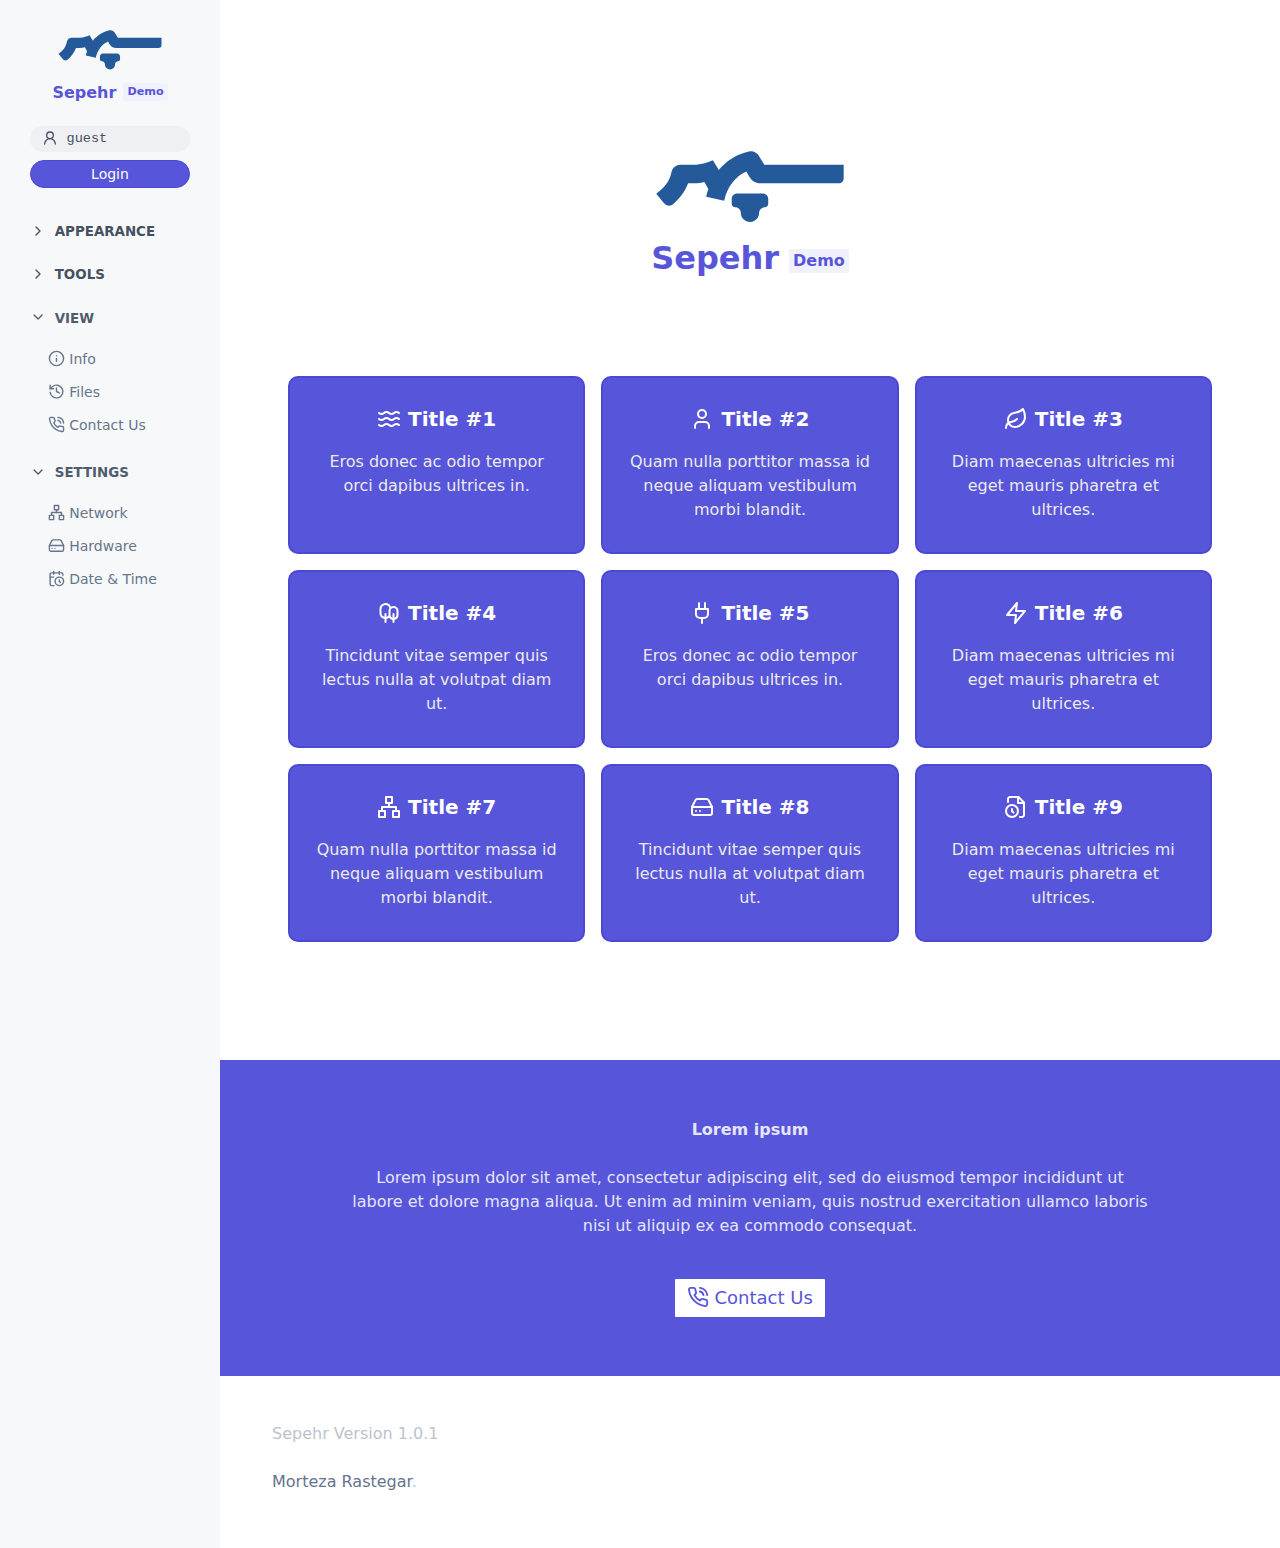
<file: sample-pages/index.html>
<!DOCTYPE html>
<html>

<head>
	<meta charset="utf-8"/>
	<script src="../js/sepehr-translate.js"></script>
	<script src="../js/sepehr-darkmode.js"></script>
	<script src="../js/sepehr-common.js"></script>
	<link rel="shortcut icon" href="../img/logoSquare.svg">
	<link rel="stylesheet" href="../css/sepehr.min.css">
	<link rel="stylesheet" href="../css/sepehr-exp.min.css">
	<link rel="stylesheet" href="../css/sepehr-docs.min.css">
	<meta name="viewport" content="width=device-width, initial-scale=1.0, shrink-to-fit=no">
	<meta name="theme-color" content="#245A9A">
	<title>Home Page</title>
</head>

<body>
	<div class="docs-container off-canvas off-canvas-sidebar-show">
		<div class="docs-navbar"><a class="off-canvas-toggle btn btn-link btn-action" href="#sidebar"><i class="n-icon n-icon-menu"></i></a>

		</div>
		<div class="docs-sidebar off-canvas-sidebar" id="sidebar">
			<script>showNavs("accordion-views, accordion-settings");</script>
		</div><a class="off-canvas-overlay" href="#close"></a>
		<div class="off-canvas-content">

			<div class="section section-hero">
				<div class="grid-hero container grid-lg text-center">
				<div style="align-items: center; display: block;">
					<img class="darkmode-white" style="width: 12rem; height: auto;" src="../img/logoType.svg">
				</div>
				<div style="align-items: center; display: inline-flex;">
					<h1 class="text-primary" style="font-weight: 700;margin: 0;margin-inline-end: .5rem;"><script>printWebName();</script></h1>
					<span class="label label-secondary text-bold" style="margin-bottom: -0.2rem;">Demo</span>
				</div>
				<div class="section section-updates">
					<div class="container grid-lg">
					<div class="columns">
						<div class="column col-4 col-md-6 col-xs-12">
						<div class="card card-button" style="border-radius: 0.5rem;" onclick="location.href='#'">
							<div class="card-header">
							<div class="card-title h6"><i class="n-icon n-icon-waves"></i> Title #1</div>
							</div>
							<div class="card-body">Eros donec ac odio tempor orci dapibus ultrices in.</div>
						</div>
						</div>
						
						<div class="column col-4 col-md-6 col-xs-12">
						<div class="card card-button" style="border-radius: 0.5rem;" onclick="location.href='#'">
							<div class="card-header">
							<div class="card-title h6"><i class="n-icon n-icon-user"></i> Title #2</div>
							</div>
							<div class="card-body">Quam nulla porttitor massa id neque aliquam vestibulum morbi blandit.</div>
						</div>
						</div>
						<div class="column col-4 col-md-6 col-xs-12">
						<div class="card card-button" style="border-radius: 0.5rem;" onclick="location.href='#'">
							<div class="card-header">
							<div class="card-title h6"><i class="n-icon n-icon-leaf"></i> Title #3</div>
							</div>
							<div class="card-body">Diam maecenas ultricies mi eget mauris pharetra et ultrices.</div>
						</div>
						</div>

						<div class="column col-4 col-md-6 col-xs-12">
						<div class="card card-button" style="border-radius: 0.5rem;" onclick="location.href='#'">
							<div class="card-header">
							<div class="card-title h6"><i class="n-icon n-icon-tree"></i> Title #4</div>
							</div>
							<div class="card-body">Tincidunt vitae semper quis lectus nulla at volutpat diam ut.</div>
						</div>
						</div>
						
						<div class="column col-4 col-md-6 col-xs-12">
						<div class="card card-button" style="border-radius: 0.5rem;" onclick="location.href='#'">
							<div class="card-header">
							<div class="card-title h6"><i class="n-icon n-icon-plug"></i> Title #5</div>
							</div>
							<div class="card-body">Eros donec ac odio tempor orci dapibus ultrices in.</div>
						</div>
						</div>
						<div class="column col-4 col-md-6 col-xs-12">
						<div class="card card-button" style="border-radius: 0.5rem;" onclick="location.href='#'">
							<div class="card-header">
							<div class="card-title h6"><i class="n-icon n-icon-zap"></i> Title #6</div>
							</div>
							<div class="card-body">Diam maecenas ultricies mi eget mauris pharetra et ultrices.</div>
						</div>
						</div>

						<div class="column col-4 col-md-6 col-xs-12">
						<div class="card card-button" style="border-radius: 0.5rem;" onclick="location.href='#'">
							<div class="card-header">
							<div class="card-title h6"><i class="n-icon n-icon-network"></i> Title #7</div>
							</div>
							<div class="card-body">Quam nulla porttitor massa id neque aliquam vestibulum morbi blandit.</div>
						</div>
						</div>
						
						<div class="column col-4 col-md-6 col-xs-12">
						<div class="card card-button" style="border-radius: 0.5rem;" onclick="location.href='#'">
							<div class="card-header">
							<div class="card-title h6"><i class="n-icon n-icon-hard-drive"></i> Title #8</div>
							</div>
							<div class="card-body">Tincidunt vitae semper quis lectus nulla at volutpat diam ut.</div>
						</div>
						</div>
						<div class="column col-4 col-md-6 col-xs-12">
						<div class="card card-button" style="border-radius: 0.5rem;" onclick="location.href='#'">
							<div class="card-header">
							<div class="card-title h6"><i class="n-icon n-icon-file-clock"></i> Title #9</div>
							</div>
							<div class="card-body">Diam maecenas ultricies mi eget mauris pharetra et ultrices.</div>
						</div>
						</div>
					</div>
					</div>

				</div>
				</div>
			</div>

			<div class="section section-features bg-primary text-light text-center">
				<div class="container grid-lg">
				<div class="columns">
					<div class="column col-10 col-sm-12 col-mx-auto text-center">
					<p class="text-secondary"><strong>Lorem ipsum</strong></p>
					<p class="text-secondary">Lorem ipsum dolor sit amet, consectetur adipiscing elit, sed do eiusmod tempor incididunt ut labore et dolore magna aliqua. Ut enim ad minim veniam, quis nostrud exercitation ullamco laboris nisi ut aliquip ex ea commodo consequat.</p>
					</div>
					<div class="column col-10 col-sm-12 col-mx-auto"><a class="btn btn-lg" href="#"><i class="n-icon n-icon-phone-call"></i> Contact Us</a></div>
				</div>
				</div>
			</div>

			<div class="section section-footer">
				<script>printWebFooter()</script>
			</div>

		</div>
	</div>
</body>
</html>
</file>
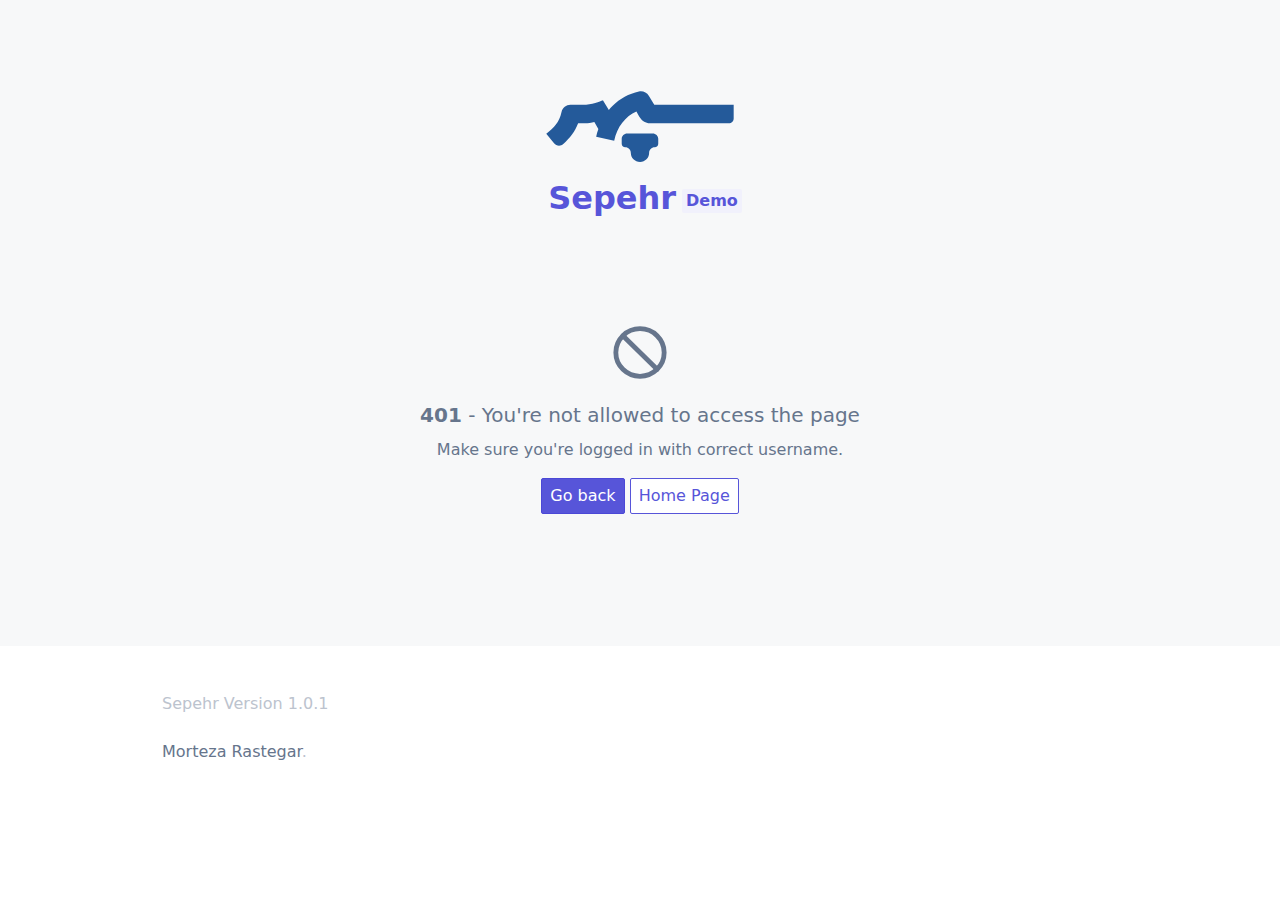
<file: sample-pages/error401.html>
<!DOCTYPE html>
<html>

<head>
	<meta charset="utf-8"/>
	<script src="../js/sepehr-common.js"></script>
	<script src="../js/sepehr-translate.js"></script>
	<script src="../js/sepehr-darkmode.js"></script>
	<link rel="shortcut icon" href="../img/logoSquare.svg">
	<link rel="stylesheet" href="../css/sepehr.min.css">
	<link rel="stylesheet" href="../css/sepehr-exp.min.css">
	<link rel="stylesheet" href="../css/sepehr-docs.min.css">
	<meta name="viewport" content="width=device-width, initial-scale=1.0, shrink-to-fit=no">
	<meta name="theme-color" content="#245A9A">
	<title>Permision Denied</title>
</head>

<body onload="const darkmode = new Darkmode({autoMatchOsTheme: false});">
	<div class="docs-container off-canvas off-canvas-sidebar-show">
		<div class="off-canvas-content">
			<div class="section section-hero bg-gray">
				<div class="grid-hero container grid-lg text-center" style="padding-top: 3rem;">
					<div style="align-items: center; display: block;">
						<img style="width: 12rem; height: auto;" src="../img/logoType.svg">
					</div>
					<div style="align-items: center; display: inline-flex;">
						<h1 style="color: #5755d9; font-weight: 700; margin-bottom: 0; margin-left: .5rem; margin-right: .3rem;"><script>printWebName();</script></h1>
						<span class="label label-secondary text-bold" style="margin-bottom: -0.2rem;">Demo</span>
					</div>
					<div class="section bg-gray" style="margin-top: 1.7rem;">
						<div class="container grid-lg">
						<div class="columns">
							<div class="column col-12">
								<div class="empty">
								<div class="empty-icon"><i class="n-icon n-icon-3x n-icon-ban"></i></div>
								<p class="empty-title h5"><span class="text-bold">401</span> - You're not allowed to access the page</p>
								<p class="empty-subtitle">Make sure you're logged in with correct username.</p>
								<div class="empty-action">
									<a class="btn btn-primary" href="#" onclick="history.back()">Go back</a>
									<a class="btn btn-secondary" href="index.html">Home Page</a>
								</div>
								</div>
							</div>
						</div>
						</div>
					</div>
				</div>
			</div>

			<div class="section section-footer">
				<script>printWebFooter()</script>
			</div>

		</div>
	</div>
</body>
</html>
</file>
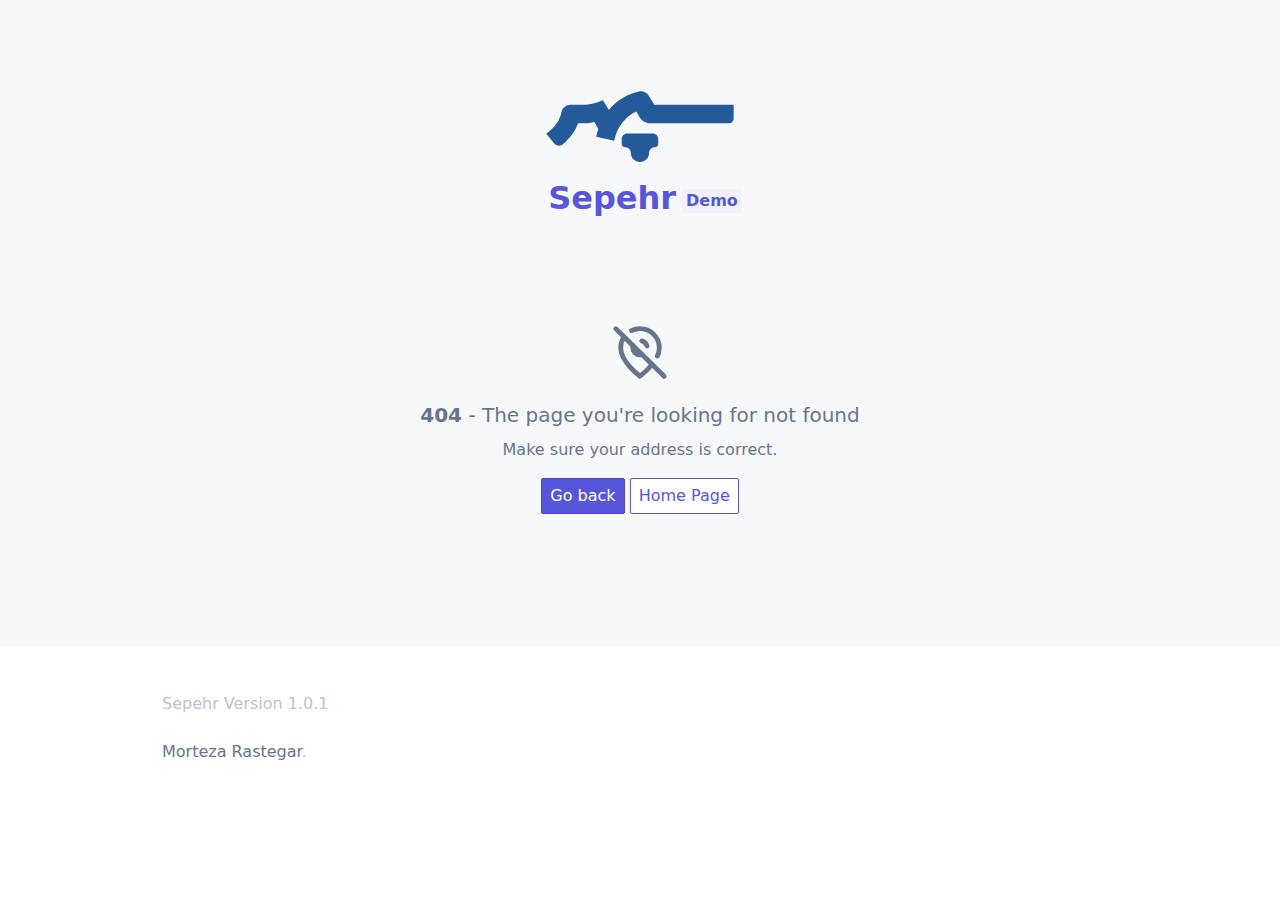
<file: sample-pages/error404.html>
<!DOCTYPE html>
<html>

<head>
	<meta charset="utf-8"/>
	<script src="../js/sepehr-translate.js"></script>
	<script src="../js/sepehr-darkmode.js"></script>
	<script src="../js/sepehr-common.js"></script>
	<link rel="shortcut icon" href="../img/logoSquare.svg">
	<link rel="stylesheet" href="../css/sepehr.min.css">
	<link rel="stylesheet" href="../css/sepehr-exp.min.css">
	<link rel="stylesheet" href="../css/sepehr-docs.min.css">
	<meta name="viewport" content="width=device-width, initial-scale=1.0, shrink-to-fit=no">
	<meta name="theme-color" content="#245A9A">
	<title>Not Found</title>
</head>

<body onload="prepareTranslate(); const darkmode = new Darkmode({autoMatchOsTheme: false});">
	<div class="docs-container off-canvas off-canvas-sidebar-show">
		<div class="off-canvas-content">
			<div class="section section-hero bg-gray">
				<div class="grid-hero container grid-lg text-center" style="padding-top: 3rem;">
					<div style="align-items: center; display: block;">
						<img style="width: 12rem; height: auto;" src="../img/logoType.svg">
					</div>
					<div style="align-items: center; display: inline-flex;">
						<h1 style="color: #5755d9; font-weight: 700; margin-bottom: 0; margin-left: .5rem; margin-right: .3rem;"><script>printWebName();</script></h1>
						<span class="label label-secondary text-bold" style="margin-bottom: -0.2rem;">Demo</span>
					</div>
					<div class="section bg-gray" style="margin-top: 1.7rem;">
						<div class="container grid-lg">
						<div class="columns">
							<div class="column col-12">
								<div class="empty">
								<div class="empty-icon"><i class="n-icon n-icon-3x n-icon-map-pin-off"></i></div>
								<p class="empty-title h5"><span class="text-bold">404</span> - The page you're looking for not found</p>
								<p class="empty-subtitle">Make sure your address is correct.</p>
								<div class="empty-action">
									<a class="btn btn-primary" href="#" onclick="history.back()">Go back</a>
									<a class="btn btn-secondary" href="index.html">Home Page</a>
								</div>
								</div>
							</div>
						</div>
						</div>
					</div>
				</div>
			</div>

			<div class="section section-footer">
				<script>printWebFooter()</script>
			</div>

		</div>
	</div>
</body>
</html>
</file>
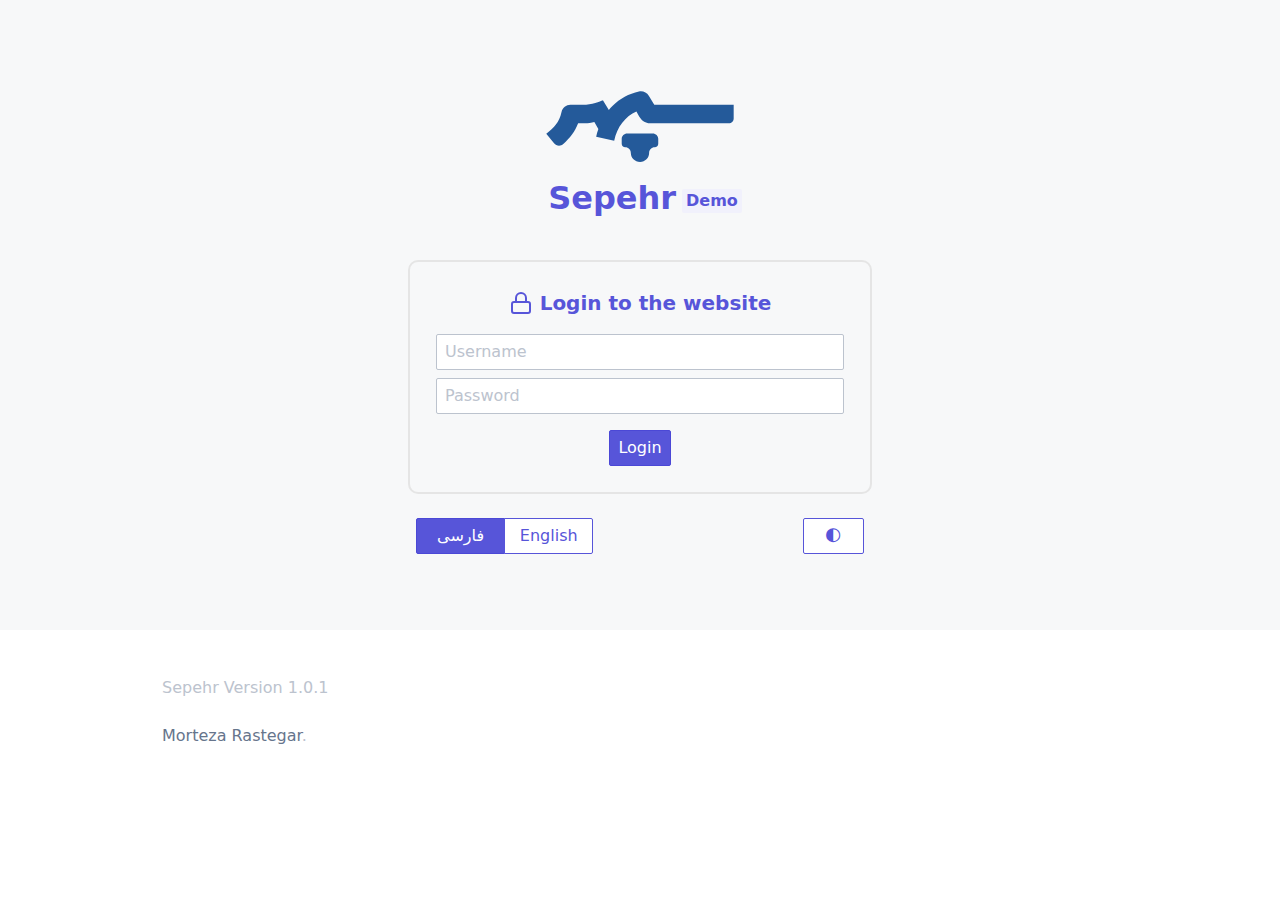
<file: sample-pages/login.html>
<!DOCTYPE html>
<html>

<head>
	<meta charset="utf-8"/>
	<script src="../js/sepehr-translate.js"></script>
	<script src="../js/sepehr-darkmode.js"></script>
	<script src="../js/sepehr-common.js"></script>
	<link rel="shortcut icon" href="../img/logoSquare.svg">
	<link rel="stylesheet" href="../css/sepehr.min.css">
	<link rel="stylesheet" href="../css/sepehr-exp.min.css">
	<link rel="stylesheet" href="../css/sepehr-docs.min.css">
	<meta name="viewport" content="width=device-width, initial-scale=1.0, shrink-to-fit=no">
	<meta name="theme-color" content="#245A9A">
	<title>Login</title>
</head>

<body">
	<div class="docs-container off-canvas off-canvas-sidebar-show">
		<div class="off-canvas-content">
			<div class="section section-hero bg-gray">
				<div class="grid-hero container grid-lg text-center" style="padding-top: 3rem;">
					<div style="align-items: center; display: block;">
						<img style="width: 12rem; height: auto;" src="../img/logoType.svg">
					</div>
					<div style="align-items: center; display: inline-flex;">
						<h1 style="color: #5755d9; font-weight: 700; margin-bottom: 0; margin-left: .5rem; margin-right: .3rem;"><script>printWebName();</script></h1>
						<span class="label label-secondary text-bold" style="margin-bottom: -0.2rem;">Demo</span>
					</div>
					<div class="section bg-gray" style="margin-top: 1.7rem;">
						<div class="container grid-lg">
						<div class="columns">
							<div class="column col-6 col-xs-12 col-sm-9 col-mx-auto">
							<div class="card" style="border: 0.1rem solid rgb(229, 229, 229); border-radius: 0.5rem;">
								<div class="card-header">
									<div class="card-title h6"><i class="n-icon n-icon-lock"></i> Login to the website</div>
								</div>
								<div class="card-body">
									<div class="form-group">
										<input class="form-input" type="text" id="username" placeholder="Username">
									</div>
									<div class="form-group">
										<input class="form-input" type="password" id="password" placeholder="Password">
									</div>
								</div>
								<div class="card-footer">
									<a class="btn btn-primary" href="#">Login</a>
								</div>
							</div>
							</div>
						</div>
						<div class="columns">
							<div class="columns column col-6 col-xs-12 col-mx-auto">
							<script>
								const darkmode = new Darkmode({autoMatchOsTheme: false});
								document.write('\
								<div class="column col-4 col-sm-12 col-md-7 col-lg-6 col-xl-5">\
									<div class="btns d-flex p-centered" style="">\
										<div class="btn-group btn-group-block" style="direction: ltr;">\
											<a class="btn btn-primary" href="#">فارسی</a>\
											<a class="btn " href="#">English</a>\
										</div>\
									</div>\
								</div>\
								<div class="column col-2 col-sm-12 col-ml-auto">\
									<div class="btns d-flex p-centered" style="">\
										<div class="btn-group btn-group-block" style="direction: ltr;">\
											<button id="darkToggle" class="btn btn-secondary">🌓</button>\
										</div>\
									</div>\
								</div>\
								');
								document.getElementById("darkToggle").onclick = function() { darkmode.toggle(); }
							</script>
							</div>
						</div>
						</div>
					</div>
				</div>
			</div>

			<div class="section section-footer">
				<script>printWebFooter()</script>
			</div>

		</div>
	</div>
</body>
</html>
</file>
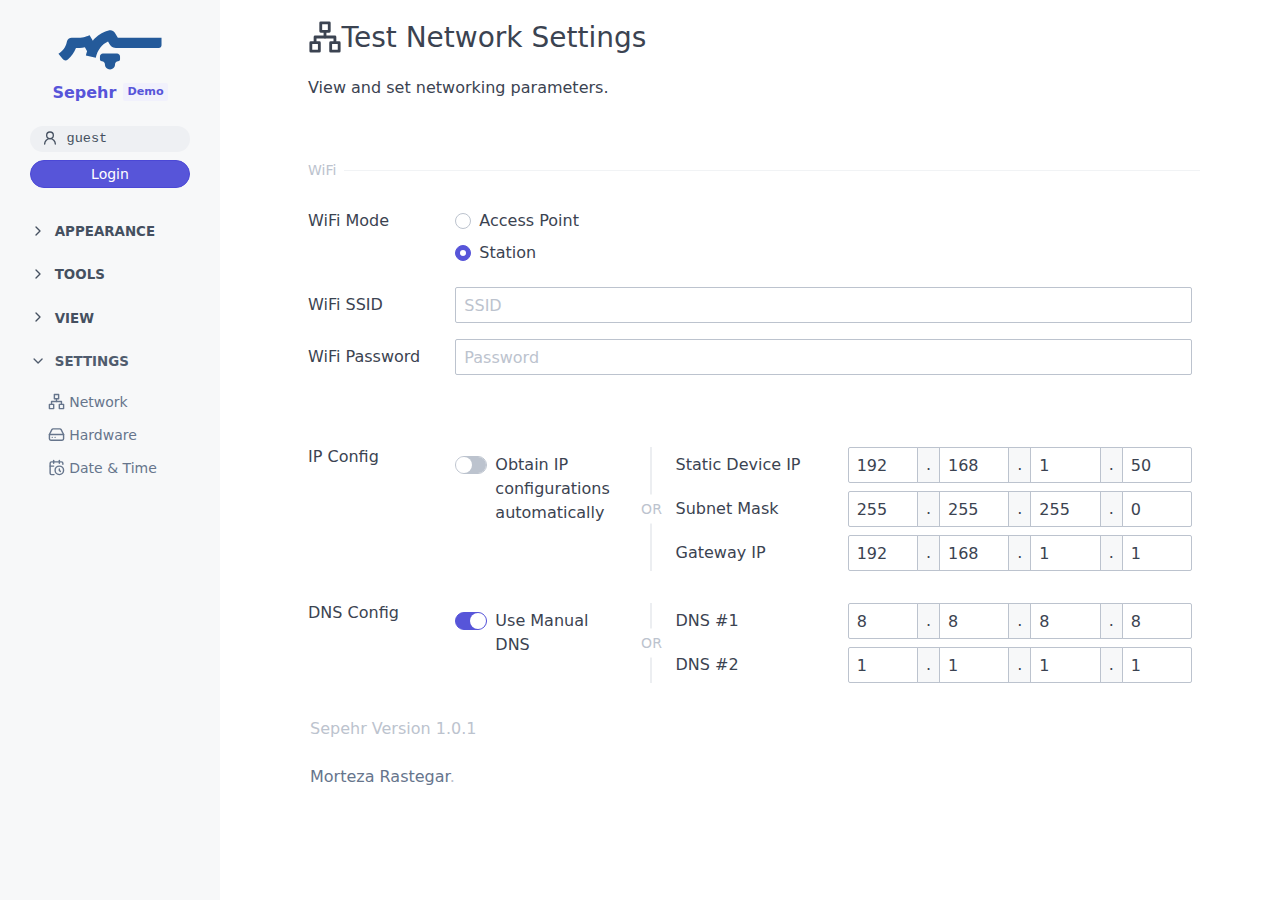
<file: sample-pages/net_settings.html>
<!DOCTYPE html>
<html>

<head>
	<meta charset="utf-8"/>
	<script src="../js/sepehr-translate.js"></script>
	<script src="../js/sepehr-darkmode.js"></script>
	<script src="../js/sepehr-common.js"></script>
	<link rel="shortcut icon" href="../img/logoSquare.svg">
	<link rel="stylesheet" href="../css/sepehr.min.css">
	<link rel="stylesheet" href="../css/sepehr-exp.min.css">
	<link rel="stylesheet" href="../css/sepehr-docs.min.css">
	<meta name="viewport" content="width=device-width, initial-scale=1.0, shrink-to-fit=no">
	<meta name="theme-color" content="#245A9A">
	<title>Network Settings</title>
</head>

<body onload="">
<div class="docs-container off-canvas off-canvas-sidebar-show">
	<div class="docs-navbar"><a class="off-canvas-toggle btn btn-link btn-action" href="#sidebar"><i class="n-icon n-icon-menu"></i></a>

	</div>
	<div class="docs-sidebar off-canvas-sidebar" id="sidebar">
		<script>showNavs("accordion-settings");</script>
	</div><a class="off-canvas-overlay" href="#close"></a>
	<div class="off-canvas-content">
		<div class="docs-content" id="content">
			<div class="container" id="navbar">
			<h3 class="s-title"><i class="n-icon n-icon-network"></i>Test Network Settings</h3>
			<p>View and set networking parameters.</p>
			</div>
			
			<div>
			
			<div class="divider" data-content="WiFi"></div>
			<form id="wifiNetSetting" class="form-horizontal">

				<div class="column">
				<div class="form-group">
					<div class="col-2 col-sm-12">
						<label class="form-label">WiFi Mode</label>
					</div>
					<div class="col-7 col-xl-10 col-sm-12">
						<label class="form-radio tooltip" data-tooltip="Other devices can connect to this device with specifications below">
						<input type="radio" name="Mode" value="1" exportable><i class="form-icon"></i> Access Point
						</label>
						<label class="form-radio tooltip" data-tooltip="Device will attempt to connect the network below">
						<input type="radio" name="Mode" value="2" checked><i class="form-icon"></i> Station
						</label>
					</div>
				</div>
				</div>

				<div class="column">
				<div class="form-group">
					<div class="col-2 col-sm-12">
						<label class="form-label" for="SSID">WiFi SSID</label>
					</div>
					<div class="col-7 col-xl-10 col-sm-12">
						<input class="form-input" id="SSID" type="text" maxlength="31" value="" placeholder="SSID" required exportable>
					</div>
				</div>
				</div>

				<div class="column">
				<div class="form-group">
					<div class="col-2 col-sm-12">
						<label class="form-label" for="Pass">WiFi Password</label>
					</div>
					<div class="col-7 col-xl-10 col-sm-12">
						<input class="form-input" id="Pass" maxlength="63" value="" type="text" placeholder="Password" required exportable>
					</div>
				</div>
				</div>

				<br>
				<br>

				<div class="column">
				<div class="form-group">
					<div class="col-2 col-sm-12">
						<label class="form-label">IP Config</label>
					</div>
					<div class="col-7 col-xl-10 col-sm-12">
						<div class="columns">
						<div class="column col-3 col-sm-12 tooltip" data-tooltip="Obtain IP configurations from DHCP server in station mode, use default configurations in accesspoint mode">
							<div class="form-group">
							<label class="form-switch">
								<input type="checkbox" id="wifiDHCP" name="DHCP" oninput="_wifiDHCPCheck()" required exportable>
								<i class="form-icon"></i> Obtain IP configurations automatically
							</label>
							</div>
						</div>

						<div class="divider-vert" data-content="OR"></div>

						<div class="column" id="wifiStaticIPCol">
							<div class="form-group">
							<div class="col-4 col-sm-12">
								<label class="form-label" for="StaticIP">Static Device IP</label>
							</div>
							<div class="col-8 col-sm-12">
								<div class="input-group" id="StaticIP" style="direction: ltr;">
								<input type="number" max="255" min="0" id="StaticIP0" name="StaticIP0" value="192" class="form-input" placeholder="192" required exportable>
								<span class="input-group-addon">.</span>
								<input type="number" max="255" min="0" id="StaticIP1" name="StaticIP1" value="168" class="form-input" placeholder="168" required exportable>
								<span class="input-group-addon">.</span>
								<input type="number" max="255" min="0" id="StaticIP2" name="StaticIP2" value="1" class="form-input" placeholder="1" required exportable>
								<span class="input-group-addon">.</span>
								<input type="number" max="255" min="0" id="StaticIP3" name="StaticIP3" value="50" class="form-input" placeholder="50" required exportable>
								</div>
							</div>
							</div>
			
							<div class="form-group">
							<div class="col-4 col-sm-12">
								<label class="form-label" for="SubnetMask">Subnet Mask</label>
							</div>
							<div class="col-8 col-sm-12">
								<div class="input-group" id="SubnetMask" style="direction: ltr;">
								<input type="number" max="255" min="0" id="SubnetMask0" name="SubnetMask0" value="255" class="form-input" placeholder="255" required exportable>
								<span class="input-group-addon">.</span>
								<input type="number" max="255" min="0" id="SubnetMask1" name="SubnetMask1" value="255" class="form-input" placeholder="255" required exportable>
								<span class="input-group-addon">.</span>
								<input type="number" max="255" min="0" id="SubnetMask2" name="SubnetMask2" value="255" class="form-input" placeholder="255" required exportable>
								<span class="input-group-addon">.</span>
								<input type="number" max="255" min="0" id="SubnetMask3" name="SubnetMask3" value="0" class="form-input" placeholder="0" required exportable>
								</div>
							</div>
							</div>
			
							<div class="form-group">
							<div class="col-4 col-sm-12">
								<label class="form-label" for="Gateway">Gateway IP</label>
							</div>
							<div class="col-8 col-sm-12">
								<div class="input-group" id="Gateway" style="direction: ltr;">
								<input type="number" max="255" min="0" id="Gateway0" name="Gateway0" value="192" class="form-input" placeholder="192" required exportable>
								<span class="input-group-addon">.</span>
								<input type="number" max="255" min="0" id="Gateway1" name="Gateway1" value="168" class="form-input" placeholder="168" required exportable>
								<span class="input-group-addon">.</span>
								<input type="number" max="255" min="0" id="Gateway2" name="Gateway2" value="1" class="form-input" placeholder="1" required exportable>
								<span class="input-group-addon">.</span>
								<input type="number" max="255" min="0" id="Gateway3" name="Gateway3" value="1" class="form-input" placeholder="1" required exportable>
								</div>
							</div>
							</div>
						</div>
						</div>
					</div>
				</div>
				</div>
				
				<div class="column">
				<div class="form-group">
					<div class="col-2 col-sm-12">
						<label class="form-label">DNS Config</label>
					</div>
					<div class="col-7 col-xl-10 col-sm-12">
						<div class="columns">
						<div class="column col-3 col-sm-12">
							<div class="form-group tooltip" data-tooltip="Set DNS addresses manualy, otherwise it will be set automatically">
							<label class="form-switch">
								<input type="checkbox" id="wifiManualDNS" name="ManualDNS" checked oninput="_wifiManualDNSCheck()" required exportable>
								<i class="form-icon"></i> Use Manual DNS
							</label>
							</div>
						</div>

						<div class="divider-vert" data-content="OR"></div>

						<div class="column" id="wifiStaticDNSCol">
							<div class="form-group">
							<div class="col-4 col-sm-12">
								<label class="form-label" for="staticDNS1">DNS #1</label>
							</div>
							<div class="col-8 col-sm-12">
								<div class="input-group" id="staticDNS1" style="direction: ltr;">
								<input type="number" max="255" min="0" id="DNS1_0" name="DNS1_0" value="8" class="form-input" placeholder="192" required exportable>
								<span class="input-group-addon">.</span>
								<input type="number" max="255" min="0" id="DNS1_1" name="DNS1_1" value="8" class="form-input" placeholder="168" required exportable>
								<span class="input-group-addon">.</span>
								<input type="number" max="255" min="0" id="DNS1_2" name="DNS1_2" value="8" class="form-input" placeholder="1" required exportable>
								<span class="input-group-addon">.</span>
								<input type="number" max="255" min="0" id="DNS1_3" name="DNS1_3" value="8" class="form-input" placeholder="50" required exportable>
								</div>
							</div>
							</div>
						
							<div class="form-group">
							<div class="col-4 col-sm-12">
								<label class="form-label" for="staticDNS2">DNS #2</label>
							</div>
							<div class="col-8 col-sm-12">
								<div class="input-group" id="staticDNS2" style="direction: ltr;">
								<input type="number" max="255" min="0" id="DNS2_0" name="DNS2_0" value="1" class="form-input" placeholder="255" required exportable>
								<span class="input-group-addon">.</span>
								<input type="number" max="255" min="0" id="DNS2_1" name="DNS2_1" value="1" class="form-input" placeholder="255" required exportable>
								<span class="input-group-addon">.</span>
								<input type="number" max="255" min="0" id="DNS2_2" name="DNS2_2" value="1" class="form-input" placeholder="255" required exportable>
								<span class="input-group-addon">.</span>
								<input type="number" max="255" min="0" id="DNS2_3" name="DNS2_3" value="1" class="form-input" placeholder="0" required exportable>
								</div>
							</div>
							</div>
						</div>
						</div>
					</div>
				</div>
				</div>
			</form>
			</div>

			<script>printWebFooter()</script>

		</div>
	</div>
</div>
</body>

</html>
</file>
<file: css/sepehr-exp.min.css>
/*! sepehr.css Experimentals v0.5.9 | MIT License */
.form-autocomplete{position:relative}
.form-autocomplete .form-autocomplete-input{align-content:flex-start;display:-ms-flexbox;display:flex;-ms-flex-line-pack:start;-ms-flex-wrap:wrap;flex-wrap:wrap;height:auto;min-height:1.6rem;padding:.1rem}
.form-autocomplete .form-autocomplete-input.is-focused{border-color:#5755d9;box-shadow:0 0 0 .1rem rgba(87,85,217,.2)}
.form-autocomplete .form-autocomplete-input .form-input{border-color:transparent;box-shadow:none;display:inline-block;-ms-flex:1 0 auto;flex:1 0 auto;height:1.2rem;line-height:.8rem;margin:.1rem;width:auto}
.form-autocomplete .menu{left:0;position:absolute;top:100%;width:100%}
.form-autocomplete.autocomplete-oneline .form-autocomplete-input{-ms-flex-wrap:nowrap;flex-wrap:nowrap;overflow-x:auto}
.form-autocomplete.autocomplete-oneline .chip{-ms-flex:1 0 auto;flex:1 0 auto}
.calendar{border:.05rem solid #dadee4;border-radius:.1rem;display:block;min-width:280px}
.calendar .calendar-nav{align-items:center;background:#f7f8f9;border-top-left-radius:.1rem;border-top-right-radius:.1rem;display:-ms-flexbox;display:flex;-ms-flex-align:center;font-size:.9rem;padding:.4rem}
.calendar .calendar-body,.calendar .calendar-header{display:-ms-flexbox;display:flex;-ms-flex-pack:center;-ms-flex-wrap:wrap;flex-wrap:wrap;justify-content:center;padding:.4rem 0}
.calendar .calendar-body .calendar-date,.calendar .calendar-header .calendar-date{-ms-flex:0 0 14.28%;flex:0 0 14.28%;max-width:14.28%}
.calendar .calendar-header{background:#f7f8f9;border-bottom:.05rem solid #dadee4;color:#bcc3ce;font-size:.7rem;text-align:center}
.calendar .calendar-body{color:#66758c}
.calendar .calendar-date{border:0;padding:.2rem}
.calendar .calendar-date .date-item{-webkit-appearance:none;-moz-appearance:none;appearance:none;background:0 0;border:.05rem solid transparent;border-radius:50%;color:#66758c;cursor:pointer;font-size:.7rem;height:1.4rem;line-height:1rem;outline:0;padding:.1rem;position:relative;text-align:center;text-decoration:none;transition:background .2s,border .2s,box-shadow .2s,color .2s;vertical-align:middle;white-space:nowrap;width:1.4rem}.calendar .calendar-date .date-item.date-today{border-color:#e5e5f9;color:#5755d9}.calendar .calendar-date .date-item:focus{box-shadow:0 0 0 .1rem rgba(87,85,217,.2)}.calendar .calendar-date .date-item:focus,.calendar .calendar-date .date-item:hover{background:#fefeff;border-color:#e5e5f9;color:#5755d9;text-decoration:none}.calendar .calendar-date .date-item.active,.calendar .calendar-date .date-item:active{background:#4b48d6;border-color:#3634d2;color:#fff}.calendar .calendar-date .date-item.badge::after{position:absolute;right:3px;top:3px;transform:translate(50%,-50%)}.calendar .calendar-date .calendar-event.disabled,.calendar .calendar-date .calendar-event:disabled,.calendar .calendar-date .date-item.disabled,.calendar .calendar-date .date-item:disabled{cursor:default;opacity:.25;pointer-events:none}.calendar .calendar-date.next-month .calendar-event,.calendar .calendar-date.next-month .date-item,.calendar .calendar-date.prev-month .calendar-event,.calendar .calendar-date.prev-month .date-item{opacity:.25}.calendar .calendar-range{position:relative}.calendar .calendar-range::before{background:#f1f1fc;content:"";height:1.4rem;left:0;position:absolute;right:0;top:50%;transform:translateY(-50%)}.calendar .calendar-range.range-start::before{left:50%}.calendar .calendar-range.range-end::before{right:50%}.calendar .calendar-range.range-end .date-item,.calendar .calendar-range.range-start .date-item{background:#4b48d6;border-color:#3634d2;color:#fff}.calendar .calendar-range .date-item{color:#5755d9}.calendar.calendar-lg .calendar-body{padding:0}.calendar.calendar-lg .calendar-body .calendar-date{border-bottom:.05rem solid #dadee4;border-right:.05rem solid #dadee4;display:-ms-flexbox;display:flex;-ms-flex-direction:column;flex-direction:column;height:5.5rem;padding:0}.calendar.calendar-lg .calendar-body .calendar-date:nth-child(7n){border-right:0}.calendar.calendar-lg .calendar-body .calendar-date:nth-last-child(-n+7){border-bottom:0}.calendar.calendar-lg .date-item{align-self:flex-end;-ms-flex-item-align:end;height:1.4rem;margin-right:.2rem;margin-top:.2rem}.calendar.calendar-lg .calendar-range::before{top:19px}.calendar.calendar-lg .calendar-range.range-start::before{left:auto;width:19px}.calendar.calendar-lg .calendar-range.range-end::before{right:19px}.calendar.calendar-lg .calendar-events{flex-grow:1;-ms-flex-positive:1;line-height:1;overflow-y:auto;padding:.2rem}.calendar.calendar-lg .calendar-event{border-radius:.1rem;display:block;font-size:.7rem;margin:.1rem auto;overflow:hidden;padding:3px 4px;text-overflow:ellipsis;white-space:nowrap}.carousel .carousel-locator:nth-of-type(1):checked~.carousel-container .carousel-item:nth-of-type(1),.carousel .carousel-locator:nth-of-type(2):checked~.carousel-container .carousel-item:nth-of-type(2),.carousel .carousel-locator:nth-of-type(3):checked~.carousel-container .carousel-item:nth-of-type(3),.carousel .carousel-locator:nth-of-type(4):checked~.carousel-container .carousel-item:nth-of-type(4),.carousel .carousel-locator:nth-of-type(5):checked~.carousel-container .carousel-item:nth-of-type(5),.carousel .carousel-locator:nth-of-type(6):checked~.carousel-container .carousel-item:nth-of-type(6),.carousel .carousel-locator:nth-of-type(7):checked~.carousel-container .carousel-item:nth-of-type(7),.carousel .carousel-locator:nth-of-type(8):checked~.carousel-container .carousel-item:nth-of-type(8){animation:carousel-slidein .75s ease-in-out 1;opacity:1;z-index:100}.carousel .carousel-locator:nth-of-type(1):checked~.carousel-nav .nav-item:nth-of-type(1),.carousel .carousel-locator:nth-of-type(2):checked~.carousel-nav .nav-item:nth-of-type(2),.carousel .carousel-locator:nth-of-type(3):checked~.carousel-nav .nav-item:nth-of-type(3),.carousel .carousel-locator:nth-of-type(4):checked~.carousel-nav .nav-item:nth-of-type(4),.carousel .carousel-locator:nth-of-type(5):checked~.carousel-nav .nav-item:nth-of-type(5),.carousel .carousel-locator:nth-of-type(6):checked~.carousel-nav .nav-item:nth-of-type(6),.carousel .carousel-locator:nth-of-type(7):checked~.carousel-nav .nav-item:nth-of-type(7),.carousel .carousel-locator:nth-of-type(8):checked~.carousel-nav .nav-item:nth-of-type(8){color:#f7f8f9}.carousel{background:#f7f8f9;display:block;overflow:hidden;-webkit-overflow-scrolling:touch;position:relative;width:100%;z-index:1}.carousel .carousel-container{height:100%;left:0;position:relative}.carousel .carousel-container::before{content:"";display:block;padding-bottom:56.25%}.carousel .carousel-container .carousel-item{animation:carousel-slideout 1s ease-in-out 1;height:100%;left:0;margin:0;opacity:0;position:absolute;top:0;width:100%}.carousel .carousel-container .carousel-item:hover .item-next,.carousel .carousel-container .carousel-item:hover .item-prev{opacity:1}.carousel .carousel-container .item-next,.carousel .carousel-container .item-prev{background:rgba(247,248,249,.25);border-color:rgba(247,248,249,.5);color:#f7f8f9;opacity:0;position:absolute;top:50%;transform:translateY(-50%);transition:all .4s;z-index:100}.carousel .carousel-container .item-prev{left:1rem}.carousel .carousel-container .item-next{right:1rem}.carousel .carousel-nav{bottom:.4rem;display:-ms-flexbox;display:flex;-ms-flex-pack:center;justify-content:center;left:50%;position:absolute;transform:translateX(-50%);width:10rem;z-index:100}.carousel .carousel-nav .nav-item{color:rgba(247,248,249,.5);display:block;-ms-flex:1 0 auto;flex:1 0 auto;height:1.6rem;margin:.2rem;max-width:2.5rem;position:relative}.carousel .carousel-nav .nav-item::before{background:currentColor;content:"";display:block;height:.1rem;position:absolute;top:.5rem;width:100%}@keyframes carousel-slidein{0%{transform:translateX(100%)}100%{transform:translateX(0)}}@keyframes carousel-slideout{0%{opacity:1;transform:translateX(0)}100%{opacity:1;transform:translateX(-50%)}}.comparison-slider{height:50vh;overflow:hidden;-webkit-overflow-scrolling:touch;position:relative;width:100%}.comparison-slider .comparison-after,.comparison-slider .comparison-before{height:100%;left:0;margin:0;overflow:hidden;position:absolute;top:0}.comparison-slider .comparison-after img,.comparison-slider .comparison-before img{height:100%;object-fit:cover;object-position:left center;position:absolute;width:100%}.comparison-slider .comparison-before{width:100%;z-index:1}.comparison-slider .comparison-before .comparison-label{right:.8rem}.comparison-slider .comparison-after{max-width:100%;min-width:0;z-index:2}.comparison-slider .comparison-after::before{background:0 0;content:"";cursor:default;height:100%;left:0;position:absolute;right:.8rem;top:0;z-index:1}.comparison-slider .comparison-after::after{background:currentColor;border-radius:50%;box-shadow:0 -5px,0 5px;color:#fff;content:"";height:3px;pointer-events:none;position:absolute;right:.4rem;top:50%;transform:translate(50%,-50%);width:3px}.comparison-slider .comparison-after .comparison-label{left:.8rem}.comparison-slider .comparison-resizer{animation:first-run 1.5s 1 ease-in-out;cursor:ew-resize;height:.8rem;left:0;max-width:100%;min-width:.8rem;opacity:0;outline:0;position:relative;resize:horizontal;top:50%;transform:translateY(-50%) scaleY(30);width:0}.comparison-slider .comparison-label{background:rgba(48,55,66,.5);bottom:.8rem;color:#fff;padding:.2rem .4rem;position:absolute;-webkit-user-select:none;-moz-user-select:none;-ms-user-select:none;user-select:none}
@keyframes first-run{0%{width:0}25%{width:2.4rem}50%{width:.8rem}75%{width:1.2rem}100%{width:0}}

.filter .filter-tag#tag-0:checked~.filter-nav .chip[for=tag-0],.filter .filter-tag#tag-1:checked~.filter-nav .chip[for=tag-1],.filter .filter-tag#tag-2:checked~.filter-nav .chip[for=tag-2],.filter .filter-tag#tag-3:checked~.filter-nav .chip[for=tag-3],.filter .filter-tag#tag-4:checked~.filter-nav .chip[for=tag-4],.filter .filter-tag#tag-5:checked~.filter-nav .chip[for=tag-5],.filter .filter-tag#tag-6:checked~.filter-nav .chip[for=tag-6],.filter .filter-tag#tag-7:checked~.filter-nav .chip[for=tag-7],.filter .filter-tag#tag-8:checked~.filter-nav .chip[for=tag-8]{background:#5755d9;color:#fff}

.darkmode--activated .filter .filter-tag#tag-0:checked~.filter-nav .chip[for=tag-0],.darkmode--activated .filter .filter-tag#tag-1:checked~.filter-nav .chip[for=tag-1],.darkmode--activated .filter .filter-tag#tag-2:checked~.filter-nav .chip[for=tag-2],.darkmode--activated .filter .filter-tag#tag-3:checked~.filter-nav .chip[for=tag-3],.darkmode--activated .filter .filter-tag#tag-4:checked~.filter-nav .chip[for=tag-4],.darkmode--activated .filter .filter-tag#tag-5:checked~.filter-nav .chip[for=tag-5],.darkmode--activated .filter .filter-tag#tag-6:checked~.filter-nav .chip[for=tag-6],.darkmode--activated .filter .filter-tag#tag-7:checked~.filter-nav .chip[for=tag-7],.darkmode--activated .filter .filter-tag#tag-8:checked~.filter-nav .chip[for=tag-8]{background:#23218c;color:#fff}

.filter .filter-tag#tag-1:checked~.filter-body .filter-item:not([data-tag~=tag-1]),.filter .filter-tag#tag-2:checked~.filter-body .filter-item:not([data-tag~=tag-2]),.filter .filter-tag#tag-3:checked~.filter-body .filter-item:not([data-tag~=tag-3]),.filter .filter-tag#tag-4:checked~.filter-body .filter-item:not([data-tag~=tag-4]),.filter .filter-tag#tag-5:checked~.filter-body .filter-item:not([data-tag~=tag-5]),.filter .filter-tag#tag-6:checked~.filter-body .filter-item:not([data-tag~=tag-6]),.filter .filter-tag#tag-7:checked~.filter-body .filter-item:not([data-tag~=tag-7]),.filter .filter-tag#tag-8:checked~.filter-body .filter-item:not([data-tag~=tag-8]){display:none}.filter .filter-nav{margin:.4rem 0}.filter .filter-body{display:-ms-flexbox;display:flex;-ms-flex-wrap:wrap;flex-wrap:wrap}.meter{-webkit-appearance:none;-moz-appearance:none;appearance:none;background:#f7f8f9;border:0;border-radius:.1rem;display:block;height:.8rem;width:100%}.meter::-webkit-meter-inner-element{display:block}.meter::-webkit-meter-bar,.meter::-webkit-meter-even-less-good-value,.meter::-webkit-meter-optimum-value,.meter::-webkit-meter-suboptimum-value{border-radius:.1rem}.meter::-webkit-meter-bar{background:#f7f8f9}.meter::-webkit-meter-optimum-value{background:#32b643}.meter::-webkit-meter-suboptimum-value{background:#ffb700}.meter::-webkit-meter-even-less-good-value{background:#e85600}.meter:-moz-meter-optimum,.meter:-moz-meter-sub-optimum,.meter:-moz-meter-sub-sub-optimum,.meter::-moz-meter-bar{border-radius:.1rem}.meter:-moz-meter-optimum::-moz-meter-bar{background:#32b643}.meter:-moz-meter-sub-optimum::-moz-meter-bar{background:#ffb700}.meter:-moz-meter-sub-sub-optimum::-moz-meter-bar{background:#e85600}.off-canvas{display:-ms-flexbox;display:flex;-ms-flex-flow:nowrap;flex-flow:nowrap;height:100%;position:relative;width:100%}.off-canvas .off-canvas-toggle{display:block;left:.4rem;position:absolute;top:.4rem;transition:none;z-index:1}

.off-canvas .off-canvas-sidebar{background:#f7f8f9}
.darkmode--activated .off-canvas .off-canvas-sidebar{background:#070809}
[style*="direction: ltr"] .off-canvas .off-canvas-sidebar{bottom:0;left:0;min-width:11rem;overflow-y:auto;position:fixed;top:0;transform:translateX(-100%);transition:transform .25s;z-index:200}
[style*="direction: rtl"] .off-canvas .off-canvas-sidebar{bottom:0;right:0;min-width:11rem;overflow-y:auto;position:fixed;top:0;transform:translateX(100%);transition:transform .25s;z-index:200}


.off-canvas .off-canvas-content{-ms-flex:1 1 auto;flex:1 1 auto;height:100%;padding:.4rem .4rem .4rem 4rem}
.off-canvas .off-canvas-overlay{background:rgba(48,55,66,.1);border-color:transparent;border-radius:0;bottom:0;display:none;height:100%;left:0;position:fixed;right:0;top:0;width:100%}
.off-canvas .off-canvas-sidebar.active,.off-canvas .off-canvas-sidebar:target{transform:translateX(0)}
.off-canvas .off-canvas-sidebar.active~.off-canvas-overlay,.off-canvas .off-canvas-sidebar:target~.off-canvas-overlay{display:block;z-index:100}
@media (min-width:960px){.off-canvas.off-canvas-sidebar-show .off-canvas-toggle{display:none}.off-canvas.off-canvas-sidebar-show .off-canvas-sidebar{-ms-flex:0 0 auto;flex:0 0 auto;position:relative;transform:none}.off-canvas.off-canvas-sidebar-show .off-canvas-overlay{display:none!important}}.parallax{display:block;height:auto;position:relative;width:auto}.parallax .parallax-content{box-shadow:0 1rem 2.1rem rgba(48,55,66,.3);height:auto;transform:perspective(1000px);transform-style:preserve-3d;transition:all .4s ease;width:100%}.parallax .parallax-content::before{content:"";display:block;height:100%;left:0;position:absolute;top:0;width:100%}.parallax .parallax-front{align-items:center;color:#fff;display:-ms-flexbox;display:flex;-ms-flex-align:center;-ms-flex-pack:center;height:100%;justify-content:center;left:0;position:absolute;text-align:center;text-shadow:0 0 20px rgba(48,55,66,.75);top:0;transform:translateZ(50px) scale(.95);transition:transform .4s;width:100%;z-index:1}.parallax .parallax-top-left{height:50%;left:0;outline:0;position:absolute;top:0;width:50%;z-index:100}.parallax .parallax-top-left:focus~.parallax-content,.parallax .parallax-top-left:hover~.parallax-content{transform:perspective(1000px) rotateX(3deg) rotateY(-3deg)}.parallax .parallax-top-left:focus~.parallax-content::before,.parallax .parallax-top-left:hover~.parallax-content::before{background:linear-gradient(135deg,rgba(255,255,255,.35) 0,transparent 50%)}.parallax .parallax-top-left:focus~.parallax-content .parallax-front,.parallax .parallax-top-left:hover~.parallax-content .parallax-front{transform:translate3d(4.5px,4.5px,50px) scale(.95)}.parallax .parallax-top-right{height:50%;outline:0;position:absolute;right:0;top:0;width:50%;z-index:100}.parallax .parallax-top-right:focus~.parallax-content,.parallax .parallax-top-right:hover~.parallax-content{transform:perspective(1000px) rotateX(3deg) rotateY(3deg)}.parallax .parallax-top-right:focus~.parallax-content::before,.parallax .parallax-top-right:hover~.parallax-content::before{background:linear-gradient(-135deg,rgba(255,255,255,.35) 0,transparent 50%)}.parallax .parallax-top-right:focus~.parallax-content .parallax-front,.parallax .parallax-top-right:hover~.parallax-content .parallax-front{transform:translate3d(-4.5px,4.5px,50px) scale(.95)}.parallax .parallax-bottom-left{bottom:0;height:50%;left:0;outline:0;position:absolute;width:50%;z-index:100}.parallax .parallax-bottom-left:focus~.parallax-content,.parallax .parallax-bottom-left:hover~.parallax-content{transform:perspective(1000px) rotateX(-3deg) rotateY(-3deg)}.parallax .parallax-bottom-left:focus~.parallax-content::before,.parallax .parallax-bottom-left:hover~.parallax-content::before{background:linear-gradient(45deg,rgba(255,255,255,.35) 0,transparent 50%)}.parallax .parallax-bottom-left:focus~.parallax-content .parallax-front,.parallax .parallax-bottom-left:hover~.parallax-content .parallax-front{transform:translate3d(4.5px,-4.5px,50px) scale(.95)}.parallax .parallax-bottom-right{bottom:0;height:50%;outline:0;position:absolute;right:0;width:50%;z-index:100}.parallax .parallax-bottom-right:focus~.parallax-content,.parallax .parallax-bottom-right:hover~.parallax-content{transform:perspective(1000px) rotateX(-3deg) rotateY(3deg)}.parallax .parallax-bottom-right:focus~.parallax-content::before,.parallax .parallax-bottom-right:hover~.parallax-content::before{background:linear-gradient(-45deg,rgba(255,255,255,.35) 0,transparent 50%)}.parallax .parallax-bottom-right:focus~.parallax-content .parallax-front,.parallax .parallax-bottom-right:hover~.parallax-content .parallax-front{transform:translate3d(-4.5px,-4.5px,50px) scale(.95)}.progress{-webkit-appearance:none;-moz-appearance:none;appearance:none;background:#eef0f3;border:0;border-radius:.1rem;color:#5755d9;height:.2rem;position:relative;width:100%}.progress::-webkit-progress-bar{background:0 0;border-radius:.1rem}.progress::-webkit-progress-value{background:#5755d9;border-radius:.1rem}.progress::-moz-progress-bar{background:#5755d9;border-radius:.1rem}.progress:indeterminate{animation:progress-indeterminate 1.5s linear infinite;background:#eef0f3 linear-gradient(to right,#5755d9 30%,#eef0f3 30%) top left/150% 150% no-repeat}.progress:indeterminate::-moz-progress-bar{background:0 0}@keyframes progress-indeterminate{0%{background-position:200% 0}100%{background-position:-200% 0}}.slider{-webkit-appearance:none;-moz-appearance:none;appearance:none;background:0 0;display:block;height:1.2rem;width:100%}.slider:focus{box-shadow:0 0 0 .1rem rgba(87,85,217,.2);outline:0}.slider.tooltip:not([data-tooltip])::after{content:attr(value)}.slider::-webkit-slider-thumb{-webkit-appearance:none;background:#5755d9;border:0;border-radius:50%;height:.6rem;margin-top:-.25rem;-webkit-transition:transform .2s;transition:transform .2s;width:.6rem}.slider::-moz-range-thumb{background:#5755d9;border:0;border-radius:50%;height:.6rem;-moz-transition:transform .2s;transition:transform .2s;width:.6rem}.slider::-ms-thumb{background:#5755d9;border:0;border-radius:50%;height:.6rem;-ms-transition:transform .2s;transition:transform .2s;width:.6rem}.slider:active::-webkit-slider-thumb{transform:scale(1.25)}.slider:active::-moz-range-thumb{transform:scale(1.25)}.slider:active::-ms-thumb{transform:scale(1.25)}.slider.disabled::-webkit-slider-thumb,.slider:disabled::-webkit-slider-thumb{background:#f7f8f9;transform:scale(1)}.slider.disabled::-moz-range-thumb,.slider:disabled::-moz-range-thumb{background:#f7f8f9;transform:scale(1)}.slider.disabled::-ms-thumb,.slider:disabled::-ms-thumb{background:#f7f8f9;transform:scale(1)}.slider::-webkit-slider-runnable-track{background:#eef0f3;border-radius:.1rem;height:.1rem;width:100%}.slider::-moz-range-track{background:#eef0f3;border-radius:.1rem;height:.1rem;width:100%}.slider::-ms-track{background:#eef0f3;border-radius:.1rem;height:.1rem;width:100%}.slider::-ms-fill-lower{background:#5755d9}.timeline .timeline-item{display:-ms-flexbox;display:flex;margin-bottom:1.2rem;position:relative}.timeline .timeline-item::before{background:#dadee4;content:"";height:100%;left:11px;position:absolute;top:1.2rem;width:2px}.timeline .timeline-item .timeline-left{-ms-flex:0 0 auto;flex:0 0 auto}.timeline .timeline-item .timeline-content{-ms-flex:1 1 auto;flex:1 1 auto;padding:2px 0 2px .8rem}.timeline .timeline-item .timeline-icon{align-items:center;border-radius:50%;color:#fff;display:-ms-flexbox;display:flex;-ms-flex-align:center;-ms-flex-pack:center;height:1.2rem;justify-content:center;text-align:center;width:1.2rem}.timeline .timeline-item .timeline-icon::before{border:.1rem solid #5755d9;border-radius:50%;content:"";display:block;height:.4rem;left:.4rem;position:absolute;top:.4rem;width:.4rem}.timeline .timeline-item .timeline-icon.icon-lg{background:#5755d9;line-height:1.2rem}.timeline .timeline-item .timeline-icon.icon-lg::before{content:none}.viewer-360{align-items:center;display:-ms-flexbox;display:flex;-ms-flex-align:center;-ms-flex-direction:column;flex-direction:column}.viewer-360 .viewer-slider[max="36"][value="1"]+.viewer-image{background-position-y:0}.viewer-360 .viewer-slider[max="36"][value="2"]+.viewer-image{background-position-y:2.8571428571%}.viewer-360 .viewer-slider[max="36"][value="3"]+.viewer-image{background-position-y:5.7142857143%}.viewer-360 .viewer-slider[max="36"][value="4"]+.viewer-image{background-position-y:8.5714285714%}.viewer-360 .viewer-slider[max="36"][value="5"]+.viewer-image{background-position-y:11.4285714286%}.viewer-360 .viewer-slider[max="36"][value="6"]+.viewer-image{background-position-y:14.2857142857%}.viewer-360 .viewer-slider[max="36"][value="7"]+.viewer-image{background-position-y:17.1428571429%}.viewer-360 .viewer-slider[max="36"][value="8"]+.viewer-image{background-position-y:20%}.viewer-360 .viewer-slider[max="36"][value="9"]+.viewer-image{background-position-y:22.8571428571%}.viewer-360 .viewer-slider[max="36"][value="10"]+.viewer-image{background-position-y:25.7142857143%}.viewer-360 .viewer-slider[max="36"][value="11"]+.viewer-image{background-position-y:28.5714285714%}.viewer-360 .viewer-slider[max="36"][value="12"]+.viewer-image{background-position-y:31.4285714286%}.viewer-360 .viewer-slider[max="36"][value="13"]+.viewer-image{background-position-y:34.2857142857%}.viewer-360 .viewer-slider[max="36"][value="14"]+.viewer-image{background-position-y:37.1428571429%}.viewer-360 .viewer-slider[max="36"][value="15"]+.viewer-image{background-position-y:40%}.viewer-360 .viewer-slider[max="36"][value="16"]+.viewer-image{background-position-y:42.8571428571%}.viewer-360 .viewer-slider[max="36"][value="17"]+.viewer-image{background-position-y:45.7142857143%}.viewer-360 .viewer-slider[max="36"][value="18"]+.viewer-image{background-position-y:48.5714285714%}.viewer-360 .viewer-slider[max="36"][value="19"]+.viewer-image{background-position-y:51.4285714286%}.viewer-360 .viewer-slider[max="36"][value="20"]+.viewer-image{background-position-y:54.2857142857%}.viewer-360 .viewer-slider[max="36"][value="21"]+.viewer-image{background-position-y:57.1428571429%}.viewer-360 .viewer-slider[max="36"][value="22"]+.viewer-image{background-position-y:60%}.viewer-360 .viewer-slider[max="36"][value="23"]+.viewer-image{background-position-y:62.8571428571%}.viewer-360 .viewer-slider[max="36"][value="24"]+.viewer-image{background-position-y:65.7142857143%}.viewer-360 .viewer-slider[max="36"][value="25"]+.viewer-image{background-position-y:68.5714285714%}.viewer-360 .viewer-slider[max="36"][value="26"]+.viewer-image{background-position-y:71.4285714286%}.viewer-360 .viewer-slider[max="36"][value="27"]+.viewer-image{background-position-y:74.2857142857%}.viewer-360 .viewer-slider[max="36"][value="28"]+.viewer-image{background-position-y:77.1428571429%}.viewer-360 .viewer-slider[max="36"][value="29"]+.viewer-image{background-position-y:80%}.viewer-360 .viewer-slider[max="36"][value="30"]+.viewer-image{background-position-y:82.8571428571%}.viewer-360 .viewer-slider[max="36"][value="31"]+.viewer-image{background-position-y:85.7142857143%}.viewer-360 .viewer-slider[max="36"][value="32"]+.viewer-image{background-position-y:88.5714285714%}.viewer-360 .viewer-slider[max="36"][value="33"]+.viewer-image{background-position-y:91.4285714286%}.viewer-360 .viewer-slider[max="36"][value="34"]+.viewer-image{background-position-y:94.2857142857%}.viewer-360 .viewer-slider[max="36"][value="35"]+.viewer-image{background-position-y:97.1428571429%}.viewer-360 .viewer-slider[max="36"][value="36"]+.viewer-image{background-position-y:100%}.viewer-360 .viewer-slider{cursor:ew-resize;-ms-flex-order:2;margin:1rem;order:2;width:60%}.viewer-360 .viewer-image{background-position-y:0;background-repeat:no-repeat;background-size:100%;-ms-flex-order:1;max-width:100%;order:1}
</file>
<file: css/sepehr-docs.min.css>
/*! sepehr.css Docs | MIT License | github.com/picturepan2/sepehr */.version::after{content:"0.5.9"}
.off-canvas .off-canvas-toggle{font-size:1rem;left:1.5rem;position:fixed;top:1rem}
[style*="rtl"] .off-canvas .off-canvas-toggle{font-size:1rem;left:unset;right:1.5rem;position:fixed;top:1rem}
.off-canvas .off-canvas-sidebar{width:11rem}
.off-canvas .off-canvas-content{padding:0}.docs-container{min-height:100vh}

.docs-navbar{height:3.8rem;position:fixed;right:0;top:0;z-index:100}
[style*="rtl"] .docs-navbar{height:3.8rem;position:fixed;right:unset;left:0;top:0;z-index:100}

.docs-navbar .btns{position:relative;margin-inline-start:4.5rem;margin-inline-end:4.5rem;justify-content:flex-end;top:1rem;}
.docs-navbar .algolia-autocomplete{-ms-flex:1 1 auto;flex:1 1 auto}
.docs-sidebar .docs-nav{margin:0 auto;margin-bottom:1.5rem;-webkit-overflow-scrolling:touch;overflow-y:auto;padding:.5rem 1.5rem;position:relative;margin-top:2rem;width:inherit;min-width:inherit}
.docs-sidebar .accordion{margin-bottom:.75rem}
.docs-sidebar .accordion input~.accordion-header{color:#455060;font-size:.67rem;font-weight:700;text-transform:uppercase}
.darkmode--activated .docs-sidebar .accordion input~.accordion-header{color:#67768b}
.docs-sidebar .accordion input:checked~.accordion-header{color:#505c6e}
.darkmode--activated .docs-sidebar .accordion input:checked~.accordion-header{color:#788aa4}
.docs-sidebar .accordion .menu .menu-item{font-size:.7rem;padding-inline-start:.5rem}
.docs-sidebar .accordion .menu .menu-item>a{background:0 0;color:#66758c;display:inline-block}
.darkmode--activated .docs-sidebar .accordion .menu .menu-item>a{color:#8898b3}
.docs-content{-ms-flex:1 1 auto;flex:1 1 auto;padding:0 4rem;width:calc(100vw - 11rem)}
.docs-content>.container{margin-left:0;margin-right:0;max-width:800px;padding-bottom:1.5rem}
.docs-content .anchor{color:#6362dc;display:none;margin-left:.2rem;padding:0 .2rem}
.docs-content .anchor:focus,.docs-content .anchor:hover{display:inline;text-decoration:none}
.docs-content .s-subtitle,.docs-content .s-title{line-height:1.8rem;margin-bottom:0;padding-bottom:1rem;padding-top:1rem;position:static}
@supports ((position:-webkit-sticky) or (position:sticky)){
    .docs-content .s-subtitle,.docs-content .s-title{position:-webkit-sticky;position:sticky;top:0;z-index:99}
    .docs-content .s-subtitle::before,.docs-content .s-title::before{background:#fff;bottom:0;content:"";display:block;left:-10px;position:absolute;right:-10px;top:-5px;z-index:-1}
    .darkmode--activated .docs-content .s-subtitle::before,.darkmode--activated .docs-content .s-title::before{background:#000000}
}
.docs-content .s-subtitle:hover .anchor,.docs-content .s-title:hover .anchor{display:inline}
.docs-content .s-subtitle+.docs-note,.docs-content .s-title+.docs-note{margin-top:.4rem}.docs-content .docs-demo{padding-bottom:1rem;padding-top:1rem}
.docs-content .docs-demo .card{border:0;box-shadow:0 .25rem 1rem rgba(48,55,66,.15);height:100%}
.docs-content .column{padding:.4rem}
.docs-content .docs-block{border-radius:.1rem;padding:.4rem}
.docs-content .docs-block.bg-gray{background:#eef0f3}
.docs-content .docs-shape{height:4.8rem;line-height:1.2rem;padding:1.8rem 0;width:4.8rem}
.docs-content .docs-dot{border-radius:50%;display:inline-block;height:.5rem;padding:0;width:.5rem}
.docs-content .docs-table td,.docs-content .docs-table th{padding:.75rem .25rem}
.docs-content .docs-color{border-radius:.1rem;margin:.25rem 0;padding:5rem .5rem .5rem}
.docs-content .docs-color .color-subtitle{font-size:.7rem;opacity:.75}
.docs-content .code .hljs-tag{color:#505c6e}
.docs-content .code .hljs-comment{color:#bcc3ce}
.docs-content .code .hljs-class,.docs-content .code .hljs-number,.docs-content .code .hljs-string,.docs-content .code .hljs-title{color:#5755d9}
.docs-content .code .hljs-attribute,.docs-content .code .hljs-built_in,.docs-content .code .hljs-keyword,.docs-content .code .hljs-name,.docs-content .code .hljs-variable{color:#d73e48}
.docs-content .code .hljs-hexcolor,.docs-content .code .hljs-value{color:#505c6e}.docs-content .c-select-all{-webkit-user-select:all;-moz-user-select:all;-ms-user-select:all;user-select:all}
.docs-content .panel{height:75vh}
.docs-content .panel .tile{margin:.75rem 0}
.docs-content .parallax{margin:2rem auto}
.docs-content .form-autocomplete .menu{position:static}
.docs-content .example-tile-icon{align-content:space-around;align-items:center;background:#5755d9;border-radius:.1rem;color:#fff;display:-ms-flexbox;display:flex;-ms-flex-align:center;-ms-flex-line-pack:distribute;font-size:1.2rem;height:2rem;width:2rem}
.darkmode--activated .docs-content .example-tile-icon{background:#5552ff;color:#fff;}
.docs-content .example-tile-icon .icon{margin:auto}
.docs-content .comparison-slider{height:auto;padding-bottom:56.2222%}
.docs-content .comparison-slider .filter-grayscale{filter:grayscale(75%)}
.docs-content .off-canvas{position:relative}
.docs-content .off-canvas .off-canvas-toggle{left:.4rem;position:absolute;top:.4rem;z-index:1}
.docs-brand{color:#5755d9;margin-bottom: 1rem;margin-left:1.5rem;margin-right:1.5rem;position:relative;top:1rem}
.darkmode--activated .docs-brand{color:#5552ff}
.docs-brand .docs-logo{align-items:center;border-radius:.1rem;display:flex;justify-content:center;font-size:.7rem;/*height:2rem;*/padding:.2rem;width:auto}
.docs-brand .docs-logo:focus,.docs-brand .docs-logo:hover{text-decoration:none}
.docs-brand .docs-logo img{display:block;height:auto;width:6.6rem;margin:0 auto;}
.docs-brand .docs-logo h2{display:inline-block;font-size:.8rem;font-weight:700;/*line-height:1.5rem;*/margin-bottom:0;margin-inline-end:.35rem}
.docs-footer{color:#bcc3ce;padding:.5rem}
.docs-footer a{color:#66758c}
.darkmode--activated .docs-footer a{color:#7b8ca7}
.docs-ad{background:#f7f8f9;border-radius:.1rem;display:block;margin:2rem 0;padding:.4rem;position:relative}
.docs-ad ins{line-height:1;vertical-align:middle}
.docs-ad .carbon-wrap .carbon-img{display:block}
.docs-ad .carbon-wrap .carbon-text{color:#66758c;display:block;font-size:.7rem}
.docs-ad .carbon-poweredby{color:#bcc3ce;font-size:.7rem}
.section-hero{padding:1rem .5rem}
.section-hero .docs-brand{position:absolute;top:.85rem}
.section-hero .docs-brand h2{color:#5755d9}
.darkmode--activated .section-hero .docs-brand h2{color:#5552ff}
.section-hero .column{padding:.4rem}
.section-ads{padding:1rem .5rem}
.section-updates{padding:4.5rem .5rem 2.5rem .5rem}
.section-updates .card{border:0;margin-bottom:1rem}
.section-features{padding:2.5rem .5rem}
.section-features .column{padding:.4rem}
.section-footer{color:#bcc3ce;padding:1.8rem .75rem 1rem;position:relative;z-index:2}
.section-footer a{color:#66758c}
.darkmode--activated .section-footer a{color:#7b8ca7}
.grid-hero{padding-bottom:2rem;padding-top:6rem}
.grid-hero h1{color:#3b4351;font-size:1.6rem;font-weight:600;margin-bottom:1.5rem}
.grid-hero h2{color:#455060;font-size:.9rem;font-weight:400;line-height:1.5rem;margin-bottom:1.5rem}
.grid-hero h2 u{border-bottom:.1rem solid currentColor;padding-bottom:.05rem;text-decoration:none}
.grid-hero .card{background:0 0;border:0;color:#5b687d;padding:.5rem}
.darkmode--activated .grid-hero .card{color:#bcd1f2}
.grid-hero .card .card-title{color:#5755d9;font-size:1rem;font-weight:700;margin-bottom:0}
.darkmode--activated .grid-hero .card .card-title{color:#5552ff}

@media (max-width:960px){
    .off-canvas .off-canvas-toggle{z-index:300}
    .off-canvas .off-canvas-content{width:100%}
    .docs-sidebar .docs-brand{margin:1.85rem 1.5rem 0.5rem 1.5rem;padding:0;position:static}
    .docs-sidebar .docs-nav{margin-top:0.5rem;position:static}
    .docs-sidebar .menu .menu-item>a{padding:.3rem .4rem}

    .docs-navbar{-webkit-backdrop-filter:blur(5px);backdrop-filter:blur(5px);background:rgba(247,248,249,.65);left:0}
    .darkmode--activated .docs-navbar{background:rgba(27, 27, 27, 0.65)}
    [style*="rtl"] .docs-navbar{left:0;right:0}

    .docs-content{min-width:auto;padding:0 1.5rem;width:100%}
    .docs-content .s-subtitle,.docs-content .s-title{padding-top:5rem;position:static}
    .docs-content .s-subtitle::before,.docs-content .s-title::before{content:none}
    .section-hero .s-brand{height:5rem;padding:1.5rem .5rem;text-align:center;width:100%}
    .section-hero .s-brand .s-logo{height:auto}
    .section-hero .s-brand img{height:3.2rem;width:3.2rem}
    .section-hero .s-brand h2{display:none}
}

@media (max-width:600px){
    .grid-hero h2{font-size:.9rem}.grid-hero .card{padding:0}

    .off-canvas .off-canvas-toggle{left:.5rem}
    [style*="rtl"] .off-canvas .off-canvas-toggle{left:unset;right:.5rem}

    .docs-navbar .btns{margin-inline-start:2.5rem;margin-inline-end:1rem;justify-content:flex-end}
    .grid-hero .docs-brand{left:.9rem}
    .docs-sidebar .docs-brand{margin:.85rem 1.5rem 0.5rem 1.5rem}
    .docs-sidebar .docs-nav{padding:.5rem 1rem}
    .docs-content{padding:0 .5rem}
    .docs-content .docs-block{padding:.4rem .1rem}
}
@media (min-width:1366px){
    .docs-ad.docs-ad-sidebar{bottom:1rem;margin:0;position:fixed;right:1rem;width:7.3rem}
}

.searchbox{box-sizing:border-box;display:inline-block;height:32px!important;position:relative;visibility:visible!important;white-space:nowrap;width:200px}.searchbox .algolia-autocomplete{display:block;height:100%;width:100%}.searchbox__wrapper{height:100%;position:relative;width:100%;z-index:999}.searchbox__input{-webkit-appearance:none;-moz-appearance:none;appearance:none;background:#fff!important;border:0;border-radius:16px;box-shadow:inset 0 0 0 1px #ccc;box-sizing:border-box;display:inline-block;font-size:12px;height:100%;padding:0 26px 0 32px;transition:box-shadow .4s ease,background .4s ease;vertical-align:middle;white-space:normal;width:100%}.searchbox__input::-webkit-search-cancel-button,.searchbox__input::-webkit-search-decoration,.searchbox__input::-webkit-search-results-button,.searchbox__input::-webkit-search-results-decoration{display:none}.searchbox__input:hover{box-shadow:inset 0 0 0 1px #b3b3b3}.searchbox__input:active,.searchbox__input:focus{background:#fff;box-shadow:inset 0 0 0 1px #aaa;outline:0}.searchbox__input:-ms-input-placeholder{color:#aaa}.searchbox__input::-ms-input-placeholder{color:#aaa}.searchbox__input::placeholder{color:#aaa}.searchbox__submit{background-color:rgba(69,142,225,0);border:0;border-radius:16px 0 0 16px;font-size:inherit;height:100%;left:0;margin:0;padding:0;position:absolute;right:inherit;text-align:center;top:0;-webkit-user-select:none;-moz-user-select:none;-ms-user-select:none;user-select:none;vertical-align:middle;width:32px}.searchbox__submit:before{content:"";display:inline-block;height:100%;margin-right:-4px;vertical-align:middle}.searchbox__submit:active,.searchbox__submit:hover{cursor:pointer}.searchbox__submit:focus{outline:0}.searchbox__submit svg{fill:#6d7e96;height:14px;vertical-align:middle;width:14px}.searchbox__reset{background:0 0;border:0;cursor:pointer;display:block;fill:rgba(0,0,0,.5);font-size:inherit;margin:0;padding:0;position:absolute;right:8px;top:8px;-webkit-user-select:none;-moz-user-select:none;-ms-user-select:none;user-select:none}.searchbox__reset.hide{display:none}.searchbox__reset:focus{outline:0}.searchbox__reset svg{display:block;height:8px;margin:4px;width:8px}.searchbox__input:valid~.searchbox__reset{animation-duration:.15s;animation-name:sbx-reset-in;display:block}@keyframes sbx-reset-in{0%{opacity:0;transform:translate3d(-20%,0,0)}to{opacity:1;transform:none}}.algolia-autocomplete.algolia-autocomplete-right .ds-dropdown-menu{left:inherit!important;right:0!important}.algolia-autocomplete.algolia-autocomplete-right .ds-dropdown-menu:before{right:48px}.algolia-autocomplete.algolia-autocomplete-left .ds-dropdown-menu{left:0!important;right:inherit!important}.algolia-autocomplete.algolia-autocomplete-left .ds-dropdown-menu:before{left:48px}.algolia-autocomplete .ds-dropdown-menu{background:0 0;border:none;border-radius:4px;box-shadow:0 .05rem .2rem rgba(48,55,66,.3);height:auto;margin:6px 0 0;max-width:600px;min-width:500px;padding:0;position:relative;text-align:left;top:-6px;z-index:999}.algolia-autocomplete .ds-dropdown-menu .ds-suggestions{margin-top:8px;position:relative;z-index:1000}.algolia-autocomplete .ds-dropdown-menu .ds-suggestions a:hover{text-decoration:none}.algolia-autocomplete .ds-dropdown-menu .ds-suggestion{cursor:pointer}.algolia-autocomplete .ds-dropdown-menu .ds-suggestion.ds-cursor .algolia-docsearch-suggestion.suggestion-layout-simple,.algolia-autocomplete .ds-dropdown-menu .ds-suggestion.ds-cursor .algolia-docsearch-suggestion:not(.suggestion-layout-simple) .algolia-docsearch-suggestion--content{background-color:rgba(87,85,217,.05)}.algolia-autocomplete .ds-dropdown-menu [class^=ds-dataset-]{background:#fff;border-radius:4px;overflow:auto;padding:0 8px 8px;position:relative}.algolia-autocomplete .ds-dropdown-menu *{box-sizing:border-box}.algolia-autocomplete .algolia-docsearch-suggestion{background:#fff;color:#303742;display:block;overflow:hidden;padding:0 8px;position:relative}
.algolia-autocomplete .algolia-docsearch-suggestion--highlight{background:rgba(87,85,217,.1);color:#5755d9;padding:.1em .05em}
.algolia-autocomplete .algolia-docsearch-suggestion--category-header .algolia-docsearch-suggestion--category-header-lvl0 .algolia-docsearch-suggestion--highlight,.algolia-autocomplete .algolia-docsearch-suggestion--category-header .algolia-docsearch-suggestion--category-header-lvl1 .algolia-docsearch-suggestion--highlight{background:inherit;box-shadow:inset 0 -2px 0 0 rgba(87,85,217,.8);color:inherit;padding:0 0 1px}
.algolia-autocomplete .algolia-docsearch-suggestion--text .algolia-docsearch-suggestion--highlight{background:inherit;box-shadow:inset 0 -2px 0 0 rgba(87,85,217,.8);color:inherit;padding:0 0 1px}.algolia-autocomplete .algolia-docsearch-suggestion--content{cursor:pointer;display:block;float:right;padding:5.33333px 0 5.33333px 10.66667px;position:relative;width:70%}.algolia-autocomplete .algolia-docsearch-suggestion--content:before{background:#f7f8f9;content:"";display:block;height:100%;left:-1px;position:absolute;top:0;width:1px}.algolia-autocomplete .algolia-docsearch-suggestion--category-header{border-bottom:1px solid #f7f8f9;color:#303742;display:none;font-size:1em;margin-top:8px;padding:4px 0;position:relative}.algolia-autocomplete .algolia-docsearch-suggestion--wrapper{float:left;padding:8px 0 0;width:100%}.algolia-autocomplete .algolia-docsearch-suggestion--subcategory-column{color:#bcc3ce;float:left;font-size:.9em;padding:5.33333px 10.66667px;position:relative;text-align:right;width:30%;word-wrap:break-word}.algolia-autocomplete .algolia-docsearch-suggestion--subcategory-column:before{background:#f7f8f9;content:"";display:block;height:100%;position:absolute;right:0;top:0;width:1px}.algolia-autocomplete .algolia-docsearch-suggestion--subcategory-inline{display:none}.algolia-autocomplete .algolia-docsearch-suggestion--title{color:#303742;font-size:.9em;font-weight:700}.algolia-autocomplete .algolia-docsearch-suggestion--text{color:#66758c;display:block;font-size:.85em;line-height:1.2em}.algolia-autocomplete .algolia-docsearch-suggestion--no-results{font-size:1.2em;padding:8px 0;text-align:center;width:100%}.algolia-autocomplete .algolia-docsearch-suggestion--no-results:before{display:none}.algolia-autocomplete .algolia-docsearch-suggestion code{background-color:#ebebeb;border:none;border-radius:3px;color:#222;font-family:Menlo,Monaco,Consolas,Courier New,monospace;font-size:90%;padding:1px 5px}.algolia-autocomplete .algolia-docsearch-suggestion code .algolia-docsearch-suggestion--highlight{background:0 0}.algolia-autocomplete .algolia-docsearch-suggestion.algolia-docsearch-suggestion__main .algolia-docsearch-suggestion--category-header,.algolia-autocomplete .algolia-docsearch-suggestion.algolia-docsearch-suggestion__secondary{display:block}.algolia-autocomplete .suggestion-layout-simple.algolia-docsearch-suggestion{border-bottom:1px solid #eee;margin:0;padding:8px}.algolia-autocomplete .suggestion-layout-simple .algolia-docsearch-suggestion--content{padding:0;width:100%}.algolia-autocomplete .suggestion-layout-simple .algolia-docsearch-suggestion--content:before{display:none}.algolia-autocomplete .suggestion-layout-simple .algolia-docsearch-suggestion--category-header{border:none;display:block;margin:0;padding:0;width:100%}.algolia-autocomplete .suggestion-layout-simple .algolia-docsearch-suggestion--category-header-lvl0{font-size:.85em;opacity:.6}.algolia-autocomplete .suggestion-layout-simple .algolia-docsearch-suggestion--category-header-lvl1{font-size:.85em;opacity:.6}.algolia-autocomplete .suggestion-layout-simple .algolia-docsearch-suggestion--category-header-lvl1:before{background-image:url("data:image/svg+xml;utf8,<svg width=\"10\" height=\"10\" viewBox=\"0 0 20 38\" xmlns=\"http://www.w3.org/2000/svg\"><path d=\"M1.49 4.31l14 16.126.002-2.624-14 16.074-1.314 1.51 3.017 2.626 1.313-1.508 14-16.075 1.142-1.313-1.14-1.313-14-16.125L3.2.18.18 2.8l1.31 1.51z\" fill-rule=\"evenodd\" fill=\"%231D3657\" /></svg>");content:"";display:inline-block;height:10px;width:10px}.algolia-autocomplete .suggestion-layout-simple .algolia-docsearch-suggestion--wrapper{float:left;margin:0;padding:0;width:100%}.algolia-autocomplete .suggestion-layout-simple .algolia-docsearch-suggestion--duplicate-content,.algolia-autocomplete .suggestion-layout-simple .algolia-docsearch-suggestion--subcategory-inline{display:none!important}.algolia-autocomplete .suggestion-layout-simple .algolia-docsearch-suggestion--title{color:#458ee1;font-size:.9em;font-weight:400;margin:0}.algolia-autocomplete .suggestion-layout-simple .algolia-docsearch-suggestion--title:before{color:#458ee1;content:"#";display:inline-block;font-weight:700}.algolia-autocomplete .suggestion-layout-simple .algolia-docsearch-suggestion--text{background:#f8f8f8;display:block;font-size:.85em;line-height:1.4em;margin:4px 0 0;opacity:.8;padding:5.33333px 8px}.algolia-autocomplete .suggestion-layout-simple .algolia-docsearch-suggestion--text .algolia-docsearch-suggestion--highlight{box-shadow:none;color:#3f4145;font-weight:700}.algolia-autocomplete .algolia-docsearch-footer{float:right;font-size:0;height:20px;line-height:0;margin-top:10.66667px;width:134px;z-index:2000}.algolia-autocomplete .algolia-docsearch-footer--logo{background-image:url("data:image/svg+xml,%3Csvg xmlns='http://www.w3.org/2000/svg' viewBox='0 0 24 24' fill='none' stroke='currentColor' stroke-width='2' stroke-linecap='round' stroke-linejoin='round'%3E%3Ccircle cx='11' cy='11' r='8'%3E%3C/circle%3E%3Cline x1='21' x2='16.65' y1='21' y2='16.65'%3E%3C/line%3E%3C/svg%3E");background-position:50%;background-repeat:no-repeat;background-size:100%;display:block;height:100%;overflow:hidden;padding:0!important;text-indent:-9000px;width:100%}@media (min-width:768px){.algolia-autocomplete .algolia-docsearch-suggestion .algolia-docsearch-suggestion--subcategory-column{display:block}}@media (max-width:768px){.algolia-autocomplete .algolia-docsearch-suggestion .algolia-docsearch-suggestion--subcategory-column{color:#02060c;display:inline-block;float:left;font-size:.9em;font-weight:700;opacity:.5;padding:0;text-align:left;width:auto}.algolia-autocomplete .algolia-docsearch-suggestion .algolia-docsearch-suggestion--subcategory-column:before{display:none}.algolia-autocomplete .algolia-docsearch-suggestion .algolia-docsearch-suggestion--subcategory-column:after{content:"|"}.algolia-autocomplete .algolia-docsearch-suggestion .algolia-docsearch-suggestion--content{display:inline-block;float:left;padding:0;text-align:left;width:auto}.algolia-autocomplete .algolia-docsearch-suggestion .algolia-docsearch-suggestion--content:before{display:none}}
</file>
